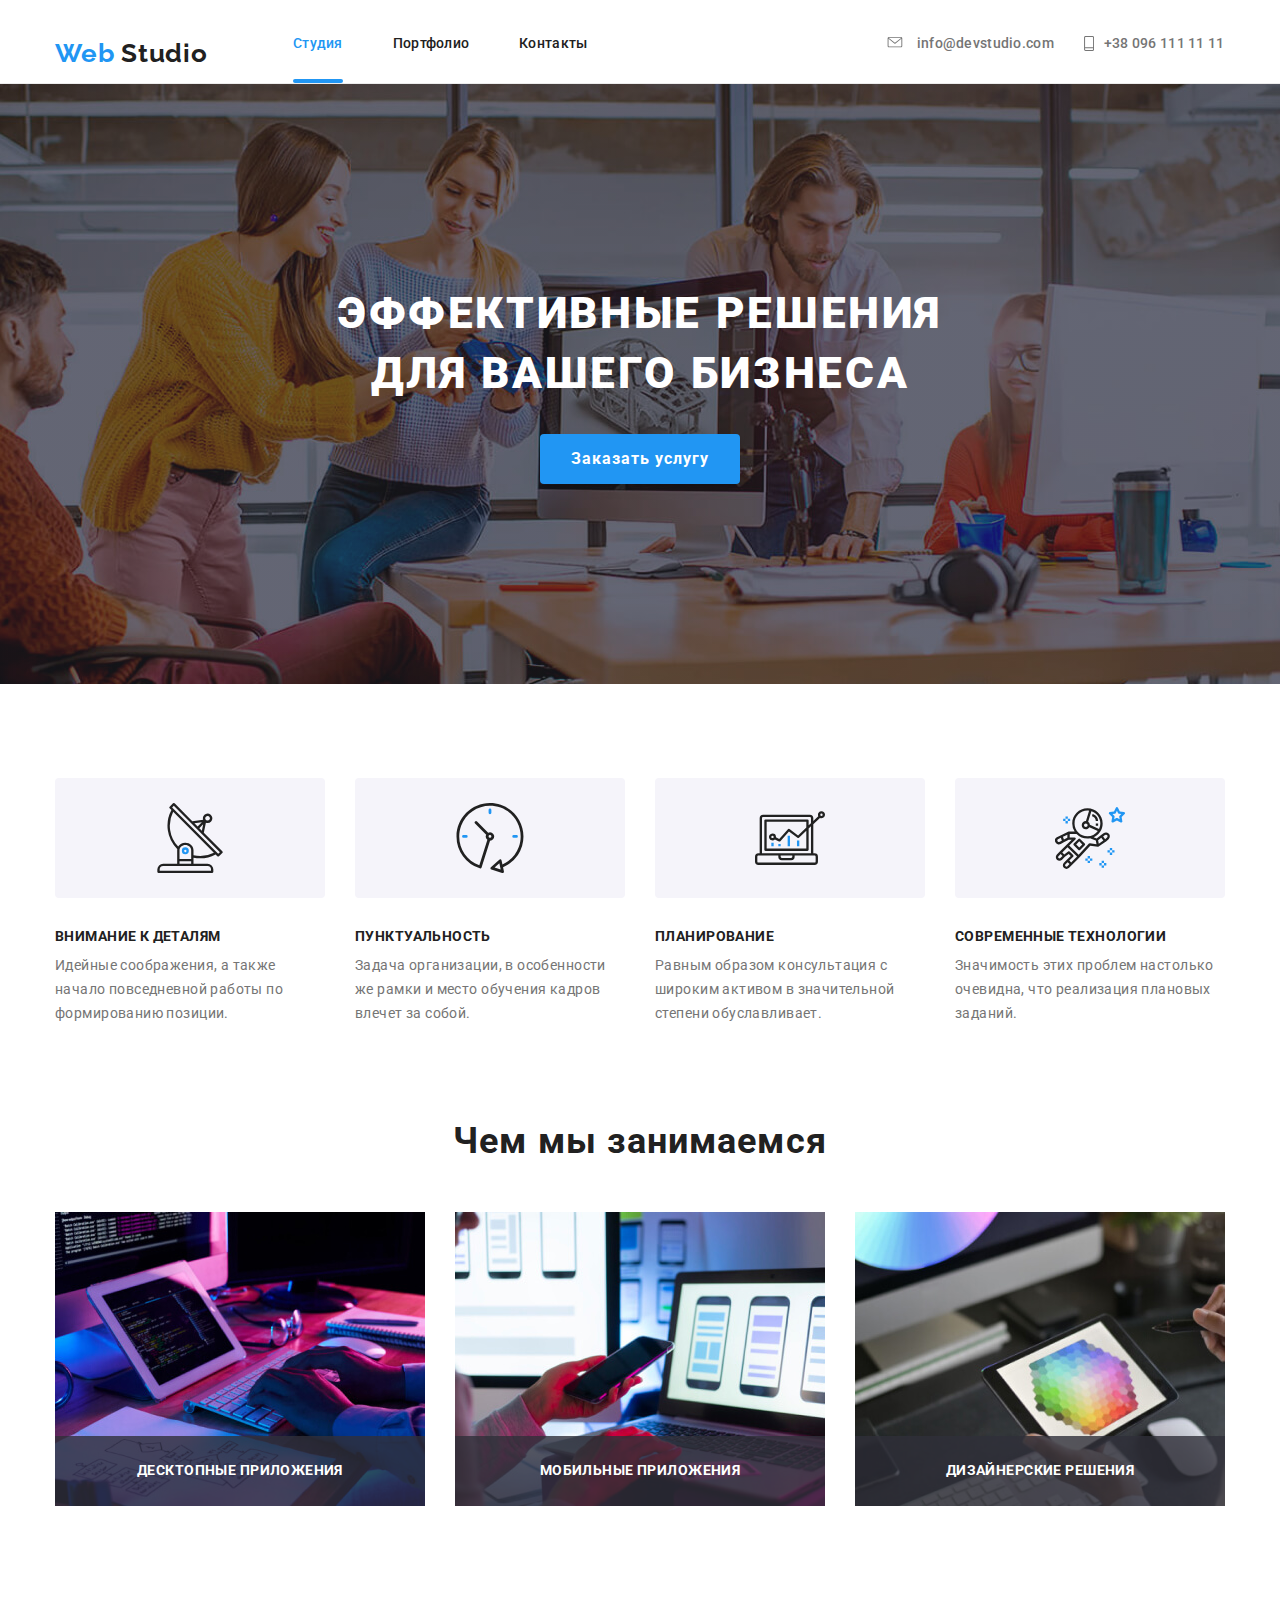
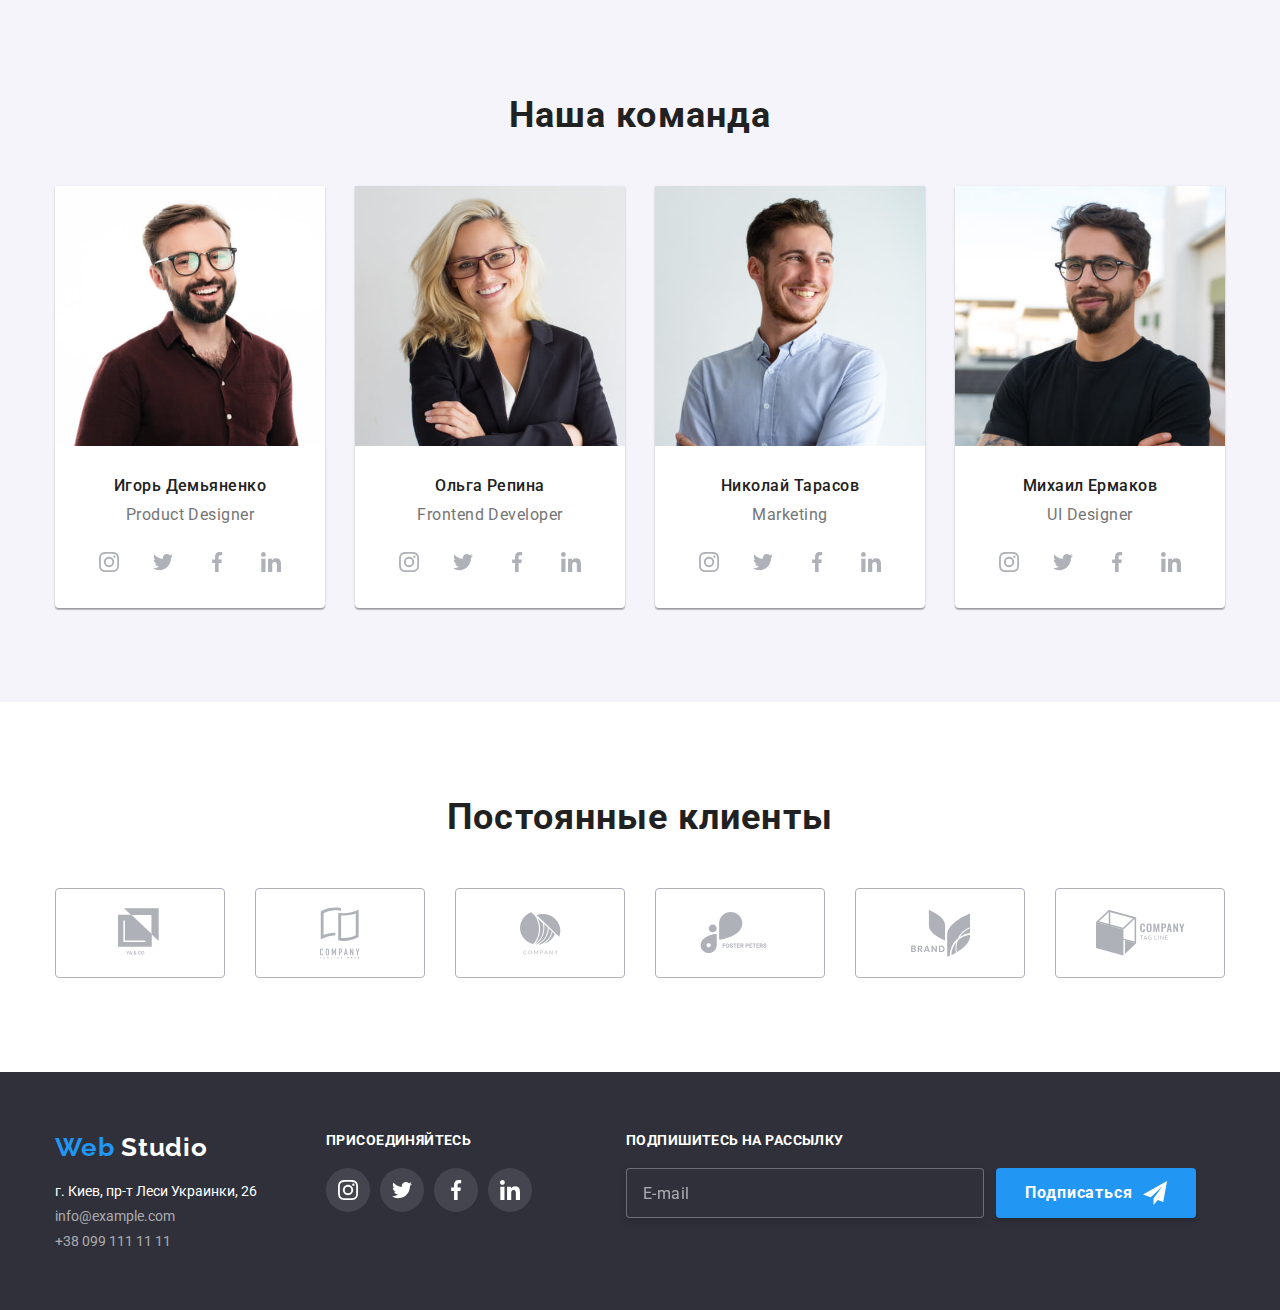
<file: index.html>
<!DOCTYPE html>
<html lang="ru">
  <head>
    <meta charset="UTF-8" />
    <meta name="viewport" content="width=device-width, initial-scale=1.0" />
    <title lang="en">Web Studio</title>
    <link
      href="https://fonts.googleapis.com/css2?family=Raleway:wght@700&family=Roboto:wght@400;500;700;900&display=swap"
      rel="stylesheet"
    />
    <link rel="stylesheet" href="./css/normalize.css" />
    <link rel="stylesheet" href="./css/main.min.css" />
  </head>
  <body>
    <!-- ШАПКА САЙТА -->
    <header class="header">
      <div class="container">
        <div class="header-container">
          <a class="logo-first-word link" href="./index.html" lang="en">
            <span class="logo-second-word">Web</span> Studio
          </a>
          <button
            type="button"
            class="menu-btn"
            aria-expanded="false"
            aria-controls="menu-wrapper"
            data-menu-button
          >
            <svg class="header-icons" width="40" height="40">
              <use class="icon-burger" href="./images/sprite.svg#menu"></use>
              <use
                class="icon-close"
                href="./images/sprite.svg#close-mobile"
              ></use>
            </svg>
          </button>
        </div>
        <div class="menu-wrapper" data-menu>
          <nav class="navigation">
            <ul class="navigation-list list">
              <li class="navigation-list-li">
                <a
                  class="navigation-list-item link headline"
                  href="./index.html"
                  >Студия</a
                >
              </li>
              <li class="navigation-list-li">
                <a class="navigation-list-item link" href="./portfolio.html"
                  >Портфолио</a
                >
              </li>
              <li class="navigation-list-li">
                <a class="navigation-list-item link" href="">Контакты</a>
              </li>
            </ul>
          </nav>

          <address class="header-address">
            <ul class="header-address-list list">
              <li class="header-address-list-item">
                <a
                  class="header-mail-link link"
                  href="mailto:info@devstudio.com"
                  lang="en"
                >
                  <svg class="address-icons" width="16px" height="11px">
                    <use href="./images/sprite.svg#envelope"></use>
                  </svg>
                  info@devstudio.com
                </a>
              </li>
              <li class="header-address-list-item">
                <a class="header-tel-link link" href="tel:+380961111111">
                  <svg class="address-icons" width="10px" height="15px">
                    <use href="./images/sprite.svg#tel"></use>
                  </svg>
                  +38 096 111 11 11
                </a>
              </li>
            </ul>
          </address>
        </div>
      </div>
    </header>
    <main>
      <!-- СЕКЦИЯ ГЕРОЙ -->
      <section class="hero">
        <div class="container">
          <h1 class="hero-title">
            Эффективные решения <br />
            для вашего бизнеса
          </h1>
          <button class="button" type="button" data-modal-open>
            Заказать услугу
          </button>
        </div>
      </section>

      <!-- О НАС -->
      <section class="about-us section">
        <div class="container">
          <h2 hidden>О нас</h2>
          <ul class="about-us-list list">
            <li class="about-us-list-item">
              <div class="about-us-background">
                <svg class="about-icons" width="70" height="70">
                  <use href="./images/sprite.svg#antenna"></use>
                </svg>
              </div>
              <h3 class="about-us-titles">Внимание к деталям</h3>
              <p class="about-us-texts">
                Идейные соображения, а также начало повседневной работы по
                формированию позиции.
              </p>
            </li>
            <li class="about-us-list-item">
              <div class="about-us-background">
                <svg class="about-icons" width="70" height="70">
                  <use href="./images/sprite.svg#clock"></use>
                </svg>
              </div>

              <h3 class="about-us-titles">Пунктуальность</h3>
              <p class="about-us-texts">
                Задача организации, в особенности же рамки и место обучения
                кадров влечет за собой.
              </p>
            </li>
            <li class="about-us-list-item">
              <div class="about-us-background">
                <svg class="about-icons" width="70" height="70">
                  <use href="./images/sprite.svg#diagram"></use>
                </svg>
              </div>

              <h3 class="about-us-titles">Планирование</h3>
              <p class="about-us-texts">
                Равным образом консультация с широким активом в значительной
                степени обуславливает.
              </p>
            </li>
            <li class="about-us-list-item">
              <div class="about-us-background">
                <svg class="about-icons" width="70" height="70">
                  <use href="./images/sprite.svg#astronaut"></use>
                </svg>
              </div>

              <h3 class="about-us-titles">Современные технологии</h3>
              <p class="about-us-texts">
                Значимость этих проблем настолько очевидна, что реализация
                плановых заданий.
              </p>
            </li>
          </ul>
        </div>
      </section>
      <!-- ЧЕМ МЫ ЗАНИМАЕМСЯ -->
      <section class="what-we-do">
        <div class="container">
          <h2 class="section-titles what-we-do-title">Чем мы занимаемся</h2>
          <ul class="our-doing-list list">
            <li class="our-doing-list-item">
              <div class="our-doing-thumb">
                <img
                  srcset="
                    ./images/we-doing/desktop.jpg    1x,
                    ./images/we-doing/desktop@2x.jpg 2x
                  "
                  src="./images/we-doing/desktop.jpg"
                  alt="Ноутбук на столе"
                  width="370"
                  height="294"
                />
                <p class="our-doing-texts">Десктопные приложения</p>
              </div>
            </li>
            <li class="our-doing-list-item">
              <div class="our-doing-thumb">
                <img
                  srcset="
                    ./images/we-doing/mobile.jpg    1x,
                    ./images/we-doing/mobile@2x.jpg 2x
                  "
                  src="./images/we-doing/mobile.jpg"
                  alt="Мобильный телефон"
                  width="370"
                  height="294"
                />
                <p class="our-doing-texts">Мобильные приложения</p>
              </div>
            </li>
            <li class="our-doing-list-item">
              <div class="our-doing-thumb">
                <img
                  srcset="
                    ./images/we-doing/designe.jpg    1x,
                    ./images/we-doing/designe@2x.jpg 2x
                  "
                  src="./images/we-doing/designe.jpg"
                  alt="Экран компъютера"
                  width="370"
                  height="294"
                />
                <p class="our-doing-texts">Дизайнерские решения</p>
              </div>
            </li>
          </ul>
        </div>
      </section>
      <!-- О КОМАНДЕ -->
      <section class="command section">
        <div class="container">
          <h2 class="section-titles team-title">Наша команда</h2>
          <ul class="team-list list">
            <li class="team-list-item">
              <img
                class="team-photos"
                srcset="
                  ./images/command/igor.jpg    1x,
                  ./images/command/igor@2x.jpg 2x
                "
                src="./images/command/igor.jpg"
                alt="Фото Игоря Демьяненко"
                width="450"
                height="460"
              />

              <h3 class="team-names-titles">Игорь Демьяненко</h3>
              <p class="team-profession" lang="en">Product Designer</p>
              <ul class="social-links list">
                <li class="social-links-item">
                  <a
                    class="command-social-link"
                    href=""
                    aria-label="иконка инстаграма"
                  >
                    <svg class="command-social-icon">
                      <use href="./images/sprite.svg#instagram"></use>
                    </svg>
                  </a>
                </li>
                <li class="social-links-item">
                  <a
                    class="command-social-link"
                    href=""
                    aria-label="иконка твиттера"
                  >
                    <svg class="command-social-icon">
                      <use href="./images/sprite.svg#twitter"></use>
                    </svg>
                  </a>
                </li>
                <li class="social-links-item">
                  <a
                    class="command-social-link"
                    href=""
                    aria-label="иконка фейсбука"
                  >
                    <svg class="command-social-icon">
                      <use href="./images/sprite.svg#facebook"></use>
                    </svg>
                  </a>
                </li>
                <li class="social-links-item">
                  <a
                    class="command-social-link"
                    href=""
                    aria-label="иконка линкедина"
                  >
                    <svg class="command-social-icon">
                      <use href="./images/sprite.svg#linkedin"></use>
                    </svg>
                  </a>
                </li>
              </ul>
            </li>
            <li class="team-list-item">
              <img
                class="team-photos"
                srcset="
                  ./images/command/olga.jpg    1x,
                  ./images/command/olga@2x.jpg 2x
                "
                src="./images/command/olga.jpg"
                alt="Фото Ольги Репиной"
                width="450"
                height="460"
              />

              <h3 class="team-names-titles">Ольга Репина</h3>
              <p class="team-profession" lang="en">Frontend Developer</p>
              <ul class="social-links list">
                <li class="social-links-item">
                  <a href="" aria-label="иконка инстаграма">
                    <svg class="command-social-icon">
                      <use href="./images/sprite.svg#instagram"></use>
                    </svg>
                  </a>
                </li>
                <li class="social-links-item">
                  <a href="" aria-label="иконка твиттера">
                    <svg class="command-social-icon">
                      <use href="./images/sprite.svg#twitter"></use>
                    </svg>
                  </a>
                </li>
                <li class="social-links-item">
                  <a href="" aria-label="иконка фейсбука">
                    <svg class="command-social-icon">
                      <use href="./images/sprite.svg#facebook"></use>
                    </svg>
                  </a>
                </li>
                <li class="social-links-item">
                  <a href="" aria-label="иконка линкедина">
                    <svg class="command-social-icon">
                      <use href="./images/sprite.svg#linkedin"></use>
                    </svg>
                  </a>
                </li>
              </ul>
            </li>
            <li class="team-list-item">
              <img
                class="team-photos"
                srcset="
                  ./images/command/nikolay.jpg    1x,
                  ./images/command/nikolay@2x.jpg 2x
                "
                src="./images/command/nikolay.jpg"
                alt="Фото Николая Тарасова"
                width="450"
                height="460"
              />

              <h3 class="team-names-titles">Николай Тарасов</h3>
              <p class="team-profession" lang="en">Marketing</p>
              <ul class="social-links list">
                <li class="social-links-item">
                  <a href="" aria-label="иконка инстаграма">
                    <svg class="command-social-icon">
                      <use href="./images/sprite.svg#instagram"></use>
                    </svg>
                  </a>
                </li>
                <li class="social-links-item">
                  <a href="" aria-label="иконка твиттера">
                    <svg class="command-social-icon">
                      <use href="./images/sprite.svg#twitter"></use>
                    </svg>
                  </a>
                </li>
                <li class="social-links-item">
                  <a href="" aria-label="иконка фейсбука">
                    <svg class="command-social-icon">
                      <use href="./images/sprite.svg#facebook"></use>
                    </svg>
                  </a>
                </li>
                <li class="social-links-item">
                  <a href="" aria-label="иконка линкедина">
                    <svg class="command-social-icon">
                      <use href="./images/sprite.svg#linkedin"></use>
                    </svg>
                  </a>
                </li>
              </ul>
            </li>
            <li class="team-list-item">
              <img
                class="team-photos"
                srcset="
                  ./images/command/misha.jpg    1x,
                  ./images/command/misha@2x.jpg 2x
                "
                src="./images/command/misha.jpg"
                alt="Фото Михаила Ермакова"
                width="450"
                height="460"
              />

              <h3 class="team-names-titles">Михаил Ермаков</h3>
              <p class="team-profession" lang="en">UI Designer</p>
              <ul class="social-links list">
                <li class="social-links-item">
                  <a href="" aria-label="иконка инстаграма">
                    <svg class="command-social-icon">
                      <use href="./images/sprite.svg#instagram"></use>
                    </svg>
                  </a>
                </li>
                <li class="social-links-item">
                  <a href="" aria-label="иконка твиттера">
                    <svg class="command-social-icon">
                      <use href="./images/sprite.svg#twitter"></use>
                    </svg>
                  </a>
                </li>
                <li class="social-links-item">
                  <a href="" aria-label="иконка фейсбука">
                    <svg class="command-social-icon">
                      <use href="./images/sprite.svg#facebook"></use>
                    </svg>
                  </a>
                </li>
                <li class="social-links-item">
                  <a href="" aria-label="иконка линкедина">
                    <svg class="command-social-icon">
                      <use href="./images/sprite.svg#linkedin"></use>
                    </svg>
                  </a>
                </li>
              </ul>
            </li>
          </ul>
        </div>
      </section>
      <!-- КЛИЕНТЫ -->
      <section class="clients section">
        <div class="container">
          <h2 class="section-titles clients-title">Постоянные клиенты</h2>
          <ul class="clients-list list">
            <li class="clients-list-items">
              <a class="clients-link" href="">
                <svg class="clients-icon" width="45" height="50">
                  <use href="./images/sprite.svg#logo1"></use>
                </svg>
              </a>
            </li>
            <li class="clients-list-items">
              <a class="clients-link" href="">
                <svg class="clients-icon" width="40" height="52">
                  <use href="./images/sprite.svg#logo2"></use>
                </svg>
              </a>
            </li>
            <li class="clients-list-items">
              <a class="clients-link" href="">
                <svg class="clients-icon" width="41" height="43">
                  <use href="./images/sprite.svg#logo3"></use>
                </svg>
              </a>
            </li>
            <li class="clients-list-items">
              <a class="clients-link" href="">
                <svg class="clients-icon" width="80" height="42">
                  <use href="./images/sprite.svg#logo4"></use>
                </svg>
              </a>
            </li>
            <li class="clients-list-items">
              <a class="clients-link" href="">
                <svg class="clients-icon" width="59" height="47">
                  <use href="./images/sprite.svg#logo5"></use>
                </svg>
              </a>
            </li>
            <li class="clients-list-items">
              <a class="clients-link" href="">
                <svg class="clients-icon" width="89" height="46">
                  <use href="./images/sprite.svg#logo6"></use>
                </svg>
              </a>
            </li>
          </ul>
        </div>
      </section>
    </main>
    <!-- ПОДВАЛ -->
    <footer class="footer">
      <div class="footer-content container">
        <div class="footer-wrap">
          <div class="footer-logo-address">
            <a
              class="logo-first-word footer-logo link"
              href="./index.html"
              lang="en"
            >
              <span class="logo-second-word">Web</span> Studio
            </a>
            <address class="footer-address">
              <ul class="footer-address-list list">
                <li class="footer-address-list-item">
                  <a
                    class="footer-map-link link"
                    href="https://goo.gl/maps/3jnBn2sc8KfoZLwA9"
                    target="_blank"
                  >
                    г. Киев, пр-т Леси Украинки, 26
                  </a>
                </li>
                <li class="footer-address-list-item">
                  <a
                    class="footer-mail-link link"
                    href="mailto:info@example.com"
                    lang="en"
                    >info@example.com</a
                  >
                </li>
                <li class="footer-address-list-item">
                  <a class="footer-tel-link link" href="tel:+380991111111"
                    >+38 099 111 11 11</a
                  >
                </li>
              </ul>
            </address>
          </div>
          <div class="footer-call">
            <p class="call">присоединяйтесь</p>
            <ul class="social-links list">
              <li class="social-links-item">
                <a
                  class="social-links-background"
                  href=""
                  aria-label="иконка инстаграма"
                >
                  <svg class="social-links-icon">
                    <use href="./images/sprite.svg#instagram"></use>
                  </svg>
                </a>
              </li>
              <li class="social-links-item">
                <a
                  class="social-links-background"
                  href=""
                  aria-label="иконка твиттера"
                >
                  <svg class="social-links-icon">
                    <use href="./images/sprite.svg#twitter"></use>
                  </svg>
                </a>
              </li>
              <li class="social-links-item">
                <a
                  class="social-links-background"
                  href=""
                  aria-label="иконка фейсбука"
                >
                  <svg class="social-links-icon">
                    <use href="./images/sprite.svg#facebook"></use>
                  </svg>
                </a>
              </li>
              <li class="social-links-item">
                <a
                  class="social-links-background"
                  href=""
                  aria-label="иконка линкедина"
                >
                  <svg class="social-links-icon">
                    <use href="./images/sprite.svg#linkedin"></use>
                  </svg>
                </a>
              </li>
            </ul>
          </div>
        </div>
        <div class="footer-form">
          <form>
            <p class="call">подпишитесь на рассылку</p>
            <div class="form-wraper">
              <input type="email" class="input-email" placeholder="E-mail" />
              <button class="button" type="submit">
                Подписаться
                <svg class="icon-send" width="24px" height="24px">
                  <use href="./images/sprite.svg#airplane"></use>
                </svg>
              </button>
            </div>
          </form>
        </div>
      </div>
    </footer>
    <!-- МОДАЛЬНОЕ ОКНО -->
    <div data-modal class="overlay is-hidden">
      <form>
        <div class="modal-form">
          <button class="button-close" type="button" data-modal-close>
            <svg class="modal-icon-close" width="18px" height="18px">
              <use href="./images/sprite.svg#close"></use>
            </svg>
          </button>
          <h2 class="form-title">Оставьте свои данные, мы вам перезвоним</h2>
          <div class="form-field">
            <input
              type="text"
              name="name"
              class="form-input"
              id="name"
              placeholder=" "
              required
              minlength="2"
            />

            <label for="name" class="form-label"> <span>Имя</span> </label>

            <svg class="form-icon" width="18px" height="18px">
              <use href="./images/sprite.svg#person"></use>
            </svg>
          </div>
          <div class="form-field">
            <input
              type="tel"
              name="tel"
              class="form-input"
              id="tel"
              placeholder=" "
              required
              pattern="[0-9]{10}"
            />

            <label for="tel" class="form-label"> <span>Телефон</span> </label>

            <svg class="form-icon" width="18px" height="18px">
              <use href="./images/sprite.svg#phone"></use>
            </svg>
          </div>
          <div class="form-field">
            <input
              type="email"
              name="email"
              class="form-input"
              id="email"
              placeholder=" "
              required
            />

            <label for="email" class="form-label"> <span>Почта</span> </label>

            <svg class="form-icon" width="18px" height="18px">
              <use href="./images/sprite.svg#email"></use>
            </svg>
          </div>
          <div class="form-field">
            <textarea
              name="comment"
              id="comment"
              class="form-area-comment"
              placeholder=" "
            ></textarea>

            <label for="comment" class="form-label-comment">Комментарий</label>
          </div>
          <div class="form-field">
            <label for="policy" class="policy-title">
              <input
                type="checkbox"
                name="checkbox"
                id="policy"
                class="form-checkbox"
              />

              <span class="check-icon"> </span>
              Соглашаюсь с рассылкой и принимаю
            </label>
            <a class="policy-link" href=""> Условия договора</a>
          </div>
          <button type="submit" class="send-button button">Отправить</button>
        </div>
      </form>
    </div>
    <script src="./js/menu.js"></script>
    <script src="./js/modal.js"></script>
  </body>
</html>
</file>
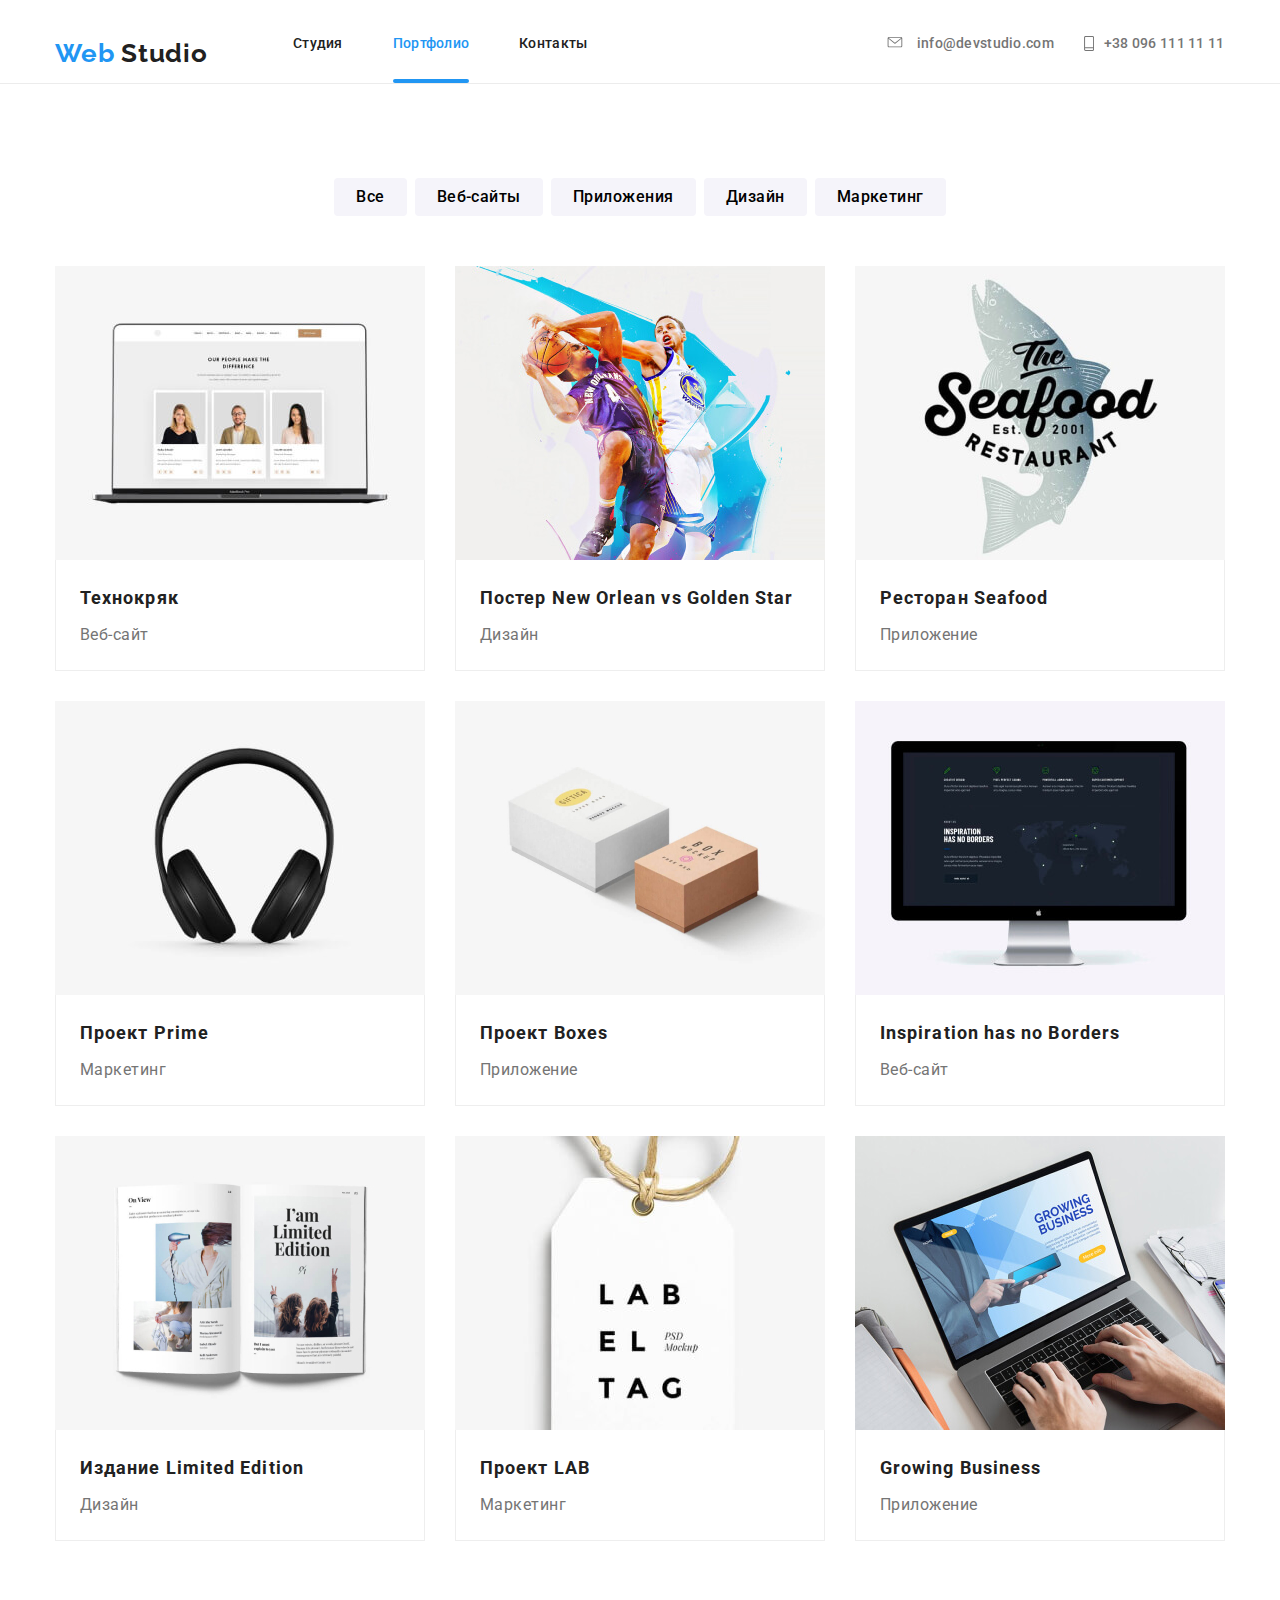
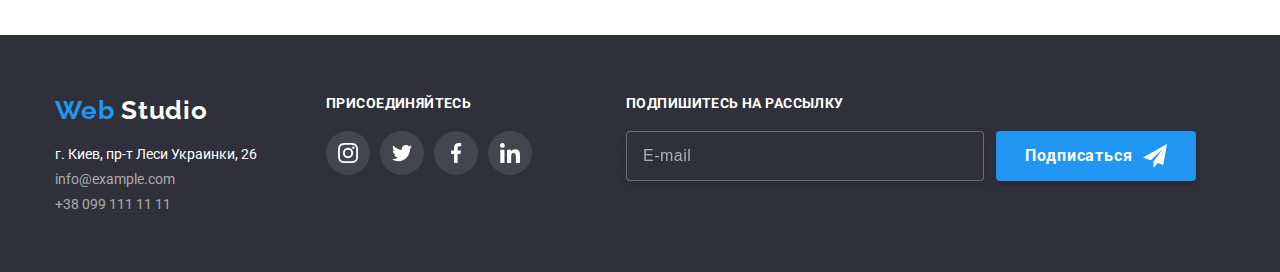
<file: portfolio.html>
<!DOCTYPE html>
<html lang="ru">
  <head>
    <meta charset="UTF-8" />
    <meta name="viewport" content="width=device-width, initial-scale=1.0" />
    <title lang="en">Portfolio</title>
    <link
      href="https://fonts.googleapis.com/css2?family=Raleway:wght@700&family=Roboto:wght@400;500;700;900&display=swap"
      rel="stylesheet"
    />
    <link rel="stylesheet" href="./css/main.min.css" />
  </head>
  <body>
    <!-- ШАПКА САЙТА -->
    <header class="header">
      <div class="container">
        <div class="header-container">
          <a class="logo-first-word link" href="./index.html" lang="en">
            <span class="logo-second-word">Web</span> Studio
          </a>
          <button
            type="button"
            class="menu-btn"
            aria-expanded="false"
            aria-controls="menu-wrapper"
            data-menu-button
          >
            <svg class="header-icons" width="40" height="40">
              <use class="icon-burger" href="./images/sprite.svg#menu"></use>
              <use
                class="icon-close"
                href="./images/sprite.svg#close-mobile"
              ></use>
            </svg>
          </button>
        </div>
        <div class="menu-wrapper" data-menu>
          <nav class="navigation">
            <ul class="navigation-list list">
              <li class="navigation-list-li">
                <a class="navigation-list-item link" href="./index.html"
                  >Студия</a
                >
              </li>
              <li class="navigation-list-li">
                <a
                  class="navigation-list-item link headline"
                  href="./portfolio.html"
                  >Портфолио</a
                >
              </li>
              <li class="navigation-list-li">
                <a class="navigation-list-item link" href="">Контакты</a>
              </li>
            </ul>
          </nav>

          <address class="header-address">
            <ul class="header-address-list list">
              <li class="header-address-list-item">
                <a
                  class="header-mail-link link"
                  href="mailto:info@devstudio.com"
                  lang="en"
                >
                  <svg class="address-icons" width="16px" height="11px">
                    <use href="./images/sprite.svg#envelope"></use>
                  </svg>
                  info@devstudio.com
                </a>
              </li>
              <li class="header-address-list-item">
                <a class="header-tel-link link" href="tel:+380961111111">
                  <svg class="address-icons" width="10px" height="15px">
                    <use href="./images/sprite.svg#tel"></use>
                  </svg>
                  +38 096 111 11 11
                </a>
              </li>
            </ul>
          </address>
        </div>
      </div>
    </header>
    <main>
      <!-- ГАЛЕРЕЯ РАБОТ -->
      <div class="section container">
        <h1 hidden>Галерея работ</h1>
        <ul class="filter-list list">
          <li class="filter-list-items">
            <button class="filter-list-button" type="button">Все</button>
          </li>
          <li class="filter-list-items">
            <button class="filter-list-button" type="button">Веб-сайты</button>
          </li>
          <li class="filter-list-items">
            <button class="filter-list-button" type="button">Приложения</button>
          </li>
          <li class="filter-list-items">
            <button class="filter-list-button" type="button">Дизайн</button>
          </li>
          <li class="filter-list-items">
            <button class="filter-list-button" type="button">Маркетинг</button>
          </li>
        </ul>
        <ul class="gallery-list list">
          <li class="gallery-list-items">
            <a class="gallery-list-link link" href="">
              <div class="thumb">
                <img
                  class="gallery-img"
                  srcset="
                    ./images/our-works-gallery/techno-crack.jpg    1x,
                    ./images/our-works-gallery/techno-crack@2x.jpg 2x
                  "
                  src="./images/our-works-gallery/techno-crack.jpg"
                  alt="Ноутбук с изображением"
                  width="450"
                  height="294"
                />
                <p class="gallery-list-text">
                  Технокряк это современная площадка распространения
                  коронавируса. Компании используют эту платформу для цифрового
                  шпионажа и атак на защищённые сервера конкурентов.
                </p>
              </div>
              <div class="gallery-list-subcontainer">
                <h2 class="gallery-list-titles">Технокряк</h2>
                <p class="gallery-list-description">Веб-сайт</p>
              </div>
            </a>
          </li>
          <li class="gallery-list-items">
            <a class="gallery-list-link link" href="">
              <div class="thumb">
                <img
                  class="gallery-img"
                  srcset="
                    ./images/our-works-gallery/poster-new-orlean-vs-golden-star.jpg    1x,
                    ./images/our-works-gallery/poster-new-orlean-vs-golden-star@2x.jpg 2x
                  "
                  src="./images/our-works-gallery/poster-new-orlean-vs-golden-star.jpg"
                  alt="Два баскетболиста"
                  width="450"
                  height="294"
                />
                <p class="gallery-list-text">
                  Lorem ipsum dolor sit amet consectetur adipisicing elit.
                  Voluptas est quis odit saepe quasi! Excepturi doloribus ex
                  voluptates in quis laborum ab deleniti architecto qui.
                  Corrupti et enim veritatis quas!
                </p>
              </div>
              <div class="gallery-list-subcontainer">
                <h2 class="gallery-list-titles">
                  Постер
                  <span lang="en" class="as">New Orlean vs Golden Star</span>
                </h2>
                <p class="gallery-list-description">Дизайн</p>
              </div>
            </a>
          </li>
          <li class="gallery-list-items">
            <a class="gallery-list-link link" href="">
              <div class="thumb">
                <img
                  class="gallery-img"
                  srcset="
                    ./images/our-works-gallery/restaurant-seafood.jpg    1x,
                    ./images/our-works-gallery/restaurant-seafood@2x.jpg 2x
                  "
                  src="./images/our-works-gallery/restaurant-seafood.jpg"
                  alt="Изображение с логотипом ресторана"
                  width="450"
                  height="294"
                />
                <p class="gallery-list-text">
                  Lorem ipsum dolor sit amet consectetur adipisicing elit.
                  Voluptas est quis odit saepe quasi! Excepturi doloribus ex
                  voluptates in quis laborum ab deleniti architecto qui.
                  Corrupti et enim veritatis quas!
                </p>
              </div>
              <div class="gallery-list-subcontainer">
                <h2 class="gallery-list-titles">
                  Ресторан <span lang="en">Seafood</span>
                </h2>
                <p class="gallery-list-description">Приложение</p>
              </div>
            </a>
          </li>
          <li class="gallery-list-items">
            <a class="gallery-list-link link" href="">
              <div class="thumb">
                <img
                  class="gallery-img"
                  srcset="
                    ./images/our-works-gallery/project-prime.jpg    1x,
                    ./images/our-works-gallery/project-prime@2x.jpg 2x
                  "
                  src="./images/our-works-gallery/project-prime.jpg"
                  alt="Черные наушники"
                  width="450"
                  height="294"
                />
                <p class="gallery-list-text">
                  Lorem ipsum dolor sit amet consectetur adipisicing elit.
                  Voluptas est quis odit saepe quasi! Excepturi doloribus ex
                  voluptates in quis laborum ab deleniti architecto qui.
                  Corrupti et enim veritatis quas!
                </p>
              </div>
              <div class="gallery-list-subcontainer">
                <h2 class="gallery-list-titles">
                  Проект <span lang="en">Prime</span>
                </h2>
                <p class="gallery-list-description">Маркетинг</p>
              </div>
            </a>
          </li>
          <li class="gallery-list-items">
            <a class="gallery-list-link link" href="">
              <div class="thumb">
                <img
                  class="gallery-img"
                  srcset="
                    ./images/our-works-gallery/project-boxes.jpg    1x,
                    ./images/our-works-gallery/project-boxes@2x.jpg 2x
                  "
                  src="./images/our-works-gallery/project-boxes.jpg"
                  alt="Две коробки"
                  width="450"
                  height="294"
                />
                <p class="gallery-list-text">
                  Lorem ipsum dolor sit amet consectetur adipisicing elit.
                  Voluptas est quis odit saepe quasi! Excepturi doloribus ex
                  voluptates in quis laborum ab deleniti architecto qui.
                  Corrupti et enim veritatis quas!
                </p>
              </div>
              <div class="gallery-list-subcontainer">
                <h2 class="gallery-list-titles">
                  Проект <span lang="en">Boxes</span>
                </h2>
                <p class="gallery-list-description">Приложение</p>
              </div>
            </a>
          </li>
          <li class="gallery-list-items">
            <a class="gallery-list-link link" href="">
              <div class="thumb">
                <img
                  class="gallery-img"
                  srcset="
                    ./images/our-works-gallery/inspiration-has-no-borders.jpg    1x,
                    ./images/our-works-gallery/inspiration-has-no-borders@2x.jpg 2x
                  "
                  src="./images/our-works-gallery/inspiration-has-no-borders.jpg"
                  alt="Монитор с изображением"
                  width="450"
                  height="294"
                />
                <p class="gallery-list-text">
                  Lorem ipsum dolor sit amet consectetur adipisicing elit.
                  Voluptas est quis odit saepe quasi! Excepturi doloribus ex
                  voluptates in quis laborum ab deleniti architecto qui.
                  Corrupti et enim veritatis quas!
                </p>
              </div>
              <div class="gallery-list-subcontainer">
                <h2 class="gallery-list-titles" lang="en">
                  Inspiration has no Borders
                </h2>
                <p class="gallery-list-description">Веб-сайт</p>
              </div>
            </a>
          </li>
          <li class="gallery-list-items">
            <a class="gallery-list-link link" href="">
              <div class="thumb">
                <img
                  class="gallery-img"
                  srcset="
                    ./images/our-works-gallery/the-edition-limited-edition.jpg    1x,
                    ./images/our-works-gallery/the-edition-limited-edition@2x.jpg 2x
                  "
                  src="./images/our-works-gallery/the-edition-limited-edition.jpg"
                  alt="Открытый глянцевый журнал"
                  width="450"
                  height="294"
                />
                <p class="gallery-list-text">
                  Lorem ipsum dolor sit amet consectetur adipisicing elit.
                  Voluptas est quis odit saepe quasi! Excepturi doloribus ex
                  voluptates in quis laborum ab deleniti architecto qui.
                  Corrupti et enim veritatis quas!
                </p>
              </div>
              <div class="gallery-list-subcontainer">
                <h2 class="gallery-list-titles">
                  Издание <span lang="en">Limited Edition</span>
                </h2>
                <p class="gallery-list-description">Дизайн</p>
              </div>
            </a>
          </li>
          <li class="gallery-list-items">
            <a class="gallery-list-link link" href="">
              <div class="thumb">
                <img
                  class="gallery-img"
                  srcset="
                    ./images/our-works-gallery/project-lab.jpg    1x,
                    ./images/our-works-gallery/project-lab@2x.jpg 2x
                  "
                  src="./images/our-works-gallery/project-lab.jpg"
                  alt="Изображение с логотипом проекта"
                  width="450"
                  height="294"
                />
                <p class="gallery-list-text">
                  Lorem ipsum dolor sit amet consectetur adipisicing elit.
                  Voluptas est quis odit saepe quasi! Excepturi doloribus ex
                  voluptates in quis laborum ab deleniti architecto qui.
                  Corrupti et enim veritatis quas!
                </p>
              </div>
              <div class="gallery-list-subcontainer">
                <h2 class="gallery-list-titles">
                  Проект <span lang="en">LAB</span>
                </h2>
                <p class="gallery-list-description">Маркетинг</p>
              </div>
            </a>
          </li>
          <li class="gallery-list-items">
            <a class="gallery-list-link link" href="">
              <div class="thumb">
                <img
                  class="gallery-img"
                  srcset="
                    ./images/our-works-gallery/growing-business.jpg    1x,
                    ./images/our-works-gallery/growing-business@2x.jpg 2x
                  "
                  src="./images/our-works-gallery/growing-business.jpg"
                  alt="Ноутбук на столе"
                  width="450"
                  height="294"
                />
                <p class="gallery-list-text">
                  Lorem ipsum dolor sit amet consectetur adipisicing elit.
                  Voluptas est quis odit saepe quasi! Excepturi doloribus ex
                  voluptates in quis laborum ab deleniti architecto qui.
                  Corrupti et enim veritatis quas!
                </p>
              </div>
              <div class="gallery-list-subcontainer">
                <h2 class="gallery-list-titles" lang="en">Growing Business</h2>
                <p class="gallery-list-description">Приложение</p>
              </div>
            </a>
          </li>
        </ul>
      </div>
    </main>
    <!-- ПОДВАЛ -->
    <footer class="footer">
      <div class="footer-content container">
        <div class="footer-wrap">
          <div class="footer-logo-address">
            <a
              class="logo-first-word footer-logo link"
              href="./index.html"
              lang="en"
            >
              <span class="logo-second-word">Web</span> Studio
            </a>
            <address class="footer-address">
              <ul class="footer-address-list list">
                <li class="footer-address-list-item">
                  <a
                    class="footer-map-link link"
                    href="https://goo.gl/maps/3jnBn2sc8KfoZLwA9"
                    target="_blank"
                  >
                    г. Киев, пр-т Леси Украинки, 26
                  </a>
                </li>
                <li class="footer-address-list-item">
                  <a
                    class="footer-mail-link link"
                    href="mailto:info@example.com"
                    lang="en"
                    >info@example.com</a
                  >
                </li>
                <li class="footer-address-list-item">
                  <a class="footer-tel-link link" href="tel:+380991111111"
                    >+38 099 111 11 11</a
                  >
                </li>
              </ul>
            </address>
          </div>
          <div class="footer-call">
            <p class="call">присоединяйтесь</p>
            <ul class="social-links list">
              <li class="social-links-item">
                <a
                  class="social-links-background"
                  href=""
                  aria-label="иконка инстаграма"
                >
                  <svg class="social-links-icon">
                    <use href="./images/sprite.svg#instagram"></use>
                  </svg>
                </a>
              </li>
              <li class="social-links-item">
                <a
                  class="social-links-background"
                  href=""
                  aria-label="иконка твиттера"
                >
                  <svg class="social-links-icon">
                    <use href="./images/sprite.svg#twitter"></use>
                  </svg>
                </a>
              </li>
              <li class="social-links-item">
                <a
                  class="social-links-background"
                  href=""
                  aria-label="иконка фейсбука"
                >
                  <svg class="social-links-icon">
                    <use href="./images/sprite.svg#facebook"></use>
                  </svg>
                </a>
              </li>
              <li class="social-links-item">
                <a
                  class="social-links-background"
                  href=""
                  aria-label="иконка линкедина"
                >
                  <svg class="social-links-icon">
                    <use href="./images/sprite.svg#linkedin"></use>
                  </svg>
                </a>
              </li>
            </ul>
          </div>
        </div>
        <div class="footer-form">
          <form>
            <p class="call">подпишитесь на рассылку</p>
            <div class="form-wraper">
              <input type="email" class="input-email" placeholder="E-mail" />
              <button class="button" type="submit">
                Подписаться
                <svg class="icon-send" width="24px" height="24px">
                  <use href="./images/sprite.svg#airplane"></use>
                </svg>
              </button>
            </div>
          </form>
        </div>
      </div>
    </footer>
    <script src="./js/menu.js"></script>
  </body>
</html>
</file>
<file: css/main.min.css>
html{-webkit-box-sizing:border-box;box-sizing:border-box}*,*::before,*::after{-webkit-box-sizing:inherit;box-sizing:inherit;margin:0;padding:0}body{background-color:#ffffff;font-family:"Roboto",sans-serif;font-size:14px;color:#757575}h1{margin:0}img{display:block;max-width:100%;height:auto}.header-address,.footer-address{font-style:normal}.link{text-decoration:none;display:block}.list{list-style:none}.container{padding-left:15px;padding-right:15px}@media screen and (min-width: 480px){.container{width:480px;margin:0 auto}}@media screen and (min-width: 768px){.container{width:768px}}@media screen and (min-width: 1200px){.container{width:1200px}}.section{padding-top:60px;padding-bottom:60px}@media screen and (min-width: 1200px){.section{padding-top:94px;padding-bottom:94px}}.section-titles{font-weight:700;font-size:36px;line-height:1.17;text-align:center;letter-spacing:0.03em;color:#212121}.button{display:-webkit-box;display:-ms-flexbox;display:flex;-webkit-box-pack:center;-ms-flex-pack:center;justify-content:center;-webkit-box-align:center;-ms-flex-align:center;align-items:center;width:200px;height:50px;margin-left:auto;margin-right:auto;font-family:"Roboto",sans-serif;font-weight:700;font-size:16px;line-height:1.88;letter-spacing:0.06em;color:#fff;cursor:pointer;background-color:#2196f3;border:none;border-radius:4px;-webkit-box-shadow:0px 4px 4px rgba(0,0,0,0.15);box-shadow:0px 4px 4px rgba(0,0,0,0.15)}.social-links{display:-webkit-box;display:-ms-flexbox;display:flex;-webkit-box-pack:center;-ms-flex-pack:center;justify-content:center}.social-links-item{width:44px;height:44px;padding:12px;margin-bottom:24px;border-radius:50%;cursor:pointer;background-color:rgba(255,255,255,0.1);-webkit-transition:background-color 250ms cubic-bezier(0.4, 0, 0.2, 1);-o-transition:background-color 250ms cubic-bezier(0.4, 0, 0.2, 1);transition:background-color 250ms cubic-bezier(0.4, 0, 0.2, 1)}.social-links-item:not(:last-child){margin-right:10px}.social-links-item:hover,.social-links-item:focus{background-color:#2196f3}.overlay{position:fixed;top:0;left:0;width:100%;height:100%;background:rgba(0,0,0,0.2)}.modal-form{position:absolute;top:50%;left:50%;width:93.75%;padding:40px;background:#ffffff;-webkit-box-shadow:0px 1px 3px rgba(0,0,0,0.12),0px 1px 1px rgba(0,0,0,0.14),0px 2px 1px rgba(0,0,0,0.2);box-shadow:0px 1px 3px rgba(0,0,0,0.12),0px 1px 1px rgba(0,0,0,0.14),0px 2px 1px rgba(0,0,0,0.2);border-radius:4px;-webkit-transform:translate(-50%, -50%) scale(1);-ms-transform:translate(-50%, -50%) scale(1);transform:translate(-50%, -50%) scale(1);-webkit-transition:-webkit-transform 250ms cubic-bezier(0.4, 0, 0.2, 1);transition:-webkit-transform 250ms cubic-bezier(0.4, 0, 0.2, 1);-o-transition:transform 250ms cubic-bezier(0.4, 0, 0.2, 1);transition:transform 250ms cubic-bezier(0.4, 0, 0.2, 1);transition:transform 250ms cubic-bezier(0.4, 0, 0.2, 1),-webkit-transform 250ms cubic-bezier(0.4, 0, 0.2, 1)}.overlay.is-hidden .modal-form{-webkit-transform:translate(-50%, -50%) scale(0.9);-ms-transform:translate(-50%, -50%) scale(0.9);transform:translate(-50%, -50%) scale(0.9)}@media screen and (max-width: 479px){.modal-form{padding-left:20px;padding-bottom:20px;padding-right:20px}}.button-close{display:-webkit-box;display:-ms-flexbox;display:flex;-webkit-box-pack:center;-ms-flex-pack:center;justify-content:center;-webkit-box-align:center;-ms-flex-align:center;align-items:center;position:absolute;top:8px;right:8px;width:30px;height:30px;border:1px solid rgba(0,0,0,0.1);background:#ffffff;border-radius:50%;cursor:pointer}.button-close:hover .modal-icon-close{fill:#2196f3;-webkit-transition:fill 250ms cubic-bezier(0.4, 0, 0.2, 1);-o-transition:fill 250ms cubic-bezier(0.4, 0, 0.2, 1);transition:fill 250ms cubic-bezier(0.4, 0, 0.2, 1)}.form-title{margin-bottom:30px;text-align:center;font-weight:600;font-size:20px;line-height:1.5;letter-spacing:0.03em;color:#212121}@media screen and (max-width: 479px){.form-title{margin-bottom:15px}}.form-field{position:relative;max-width:370px;margin-bottom:28px}.form-field:nth-child(6){margin-bottom:20px}.form-field:nth-child(7){max-width:448px;margin-bottom:31px}@media screen and (max-width: 479px){.form-field{margin-bottom:14px}.form-field:nth-child(6){margin-bottom:10px}.form-field:nth-child(7){margin-bottom:15px}}.form-input{width:100%;height:40px;padding-left:42px;border:1px solid rgba(33,33,33,0.2);border-radius:4px;cursor:pointer;outline:transparent;-webkit-transition:border 250ms cubic-bezier(0.4, 0, 0.2, 1);-o-transition:border 250ms cubic-bezier(0.4, 0, 0.2, 1);transition:border 250ms cubic-bezier(0.4, 0, 0.2, 1)}.form-input:focus{border:1px solid #2196f3}.form-icon{position:absolute;top:11px;left:16px;-webkit-transition:fill 250ms cubic-bezier(0.4, 0, 0.2, 1);-o-transition:fill 250ms cubic-bezier(0.4, 0, 0.2, 1);transition:fill 250ms cubic-bezier(0.4, 0, 0.2, 1)}.form-input:focus ~ .form-icon{fill:#2196f3}.form-label{position:absolute;top:12px;left:42px;-webkit-transition:color 250ms cubic-bezier(0.4, 0, 0.2, 1),font-size 250ms cubic-bezier(0.4, 0, 0.2, 1),line-height 250ms cubic-bezier(0.4, 0, 0.2, 1),-webkit-transform 250ms cubic-bezier(0.4, 0, 0.2, 1);transition:color 250ms cubic-bezier(0.4, 0, 0.2, 1),font-size 250ms cubic-bezier(0.4, 0, 0.2, 1),line-height 250ms cubic-bezier(0.4, 0, 0.2, 1),-webkit-transform 250ms cubic-bezier(0.4, 0, 0.2, 1);-o-transition:transform 250ms cubic-bezier(0.4, 0, 0.2, 1),color 250ms cubic-bezier(0.4, 0, 0.2, 1),font-size 250ms cubic-bezier(0.4, 0, 0.2, 1),line-height 250ms cubic-bezier(0.4, 0, 0.2, 1);transition:transform 250ms cubic-bezier(0.4, 0, 0.2, 1),color 250ms cubic-bezier(0.4, 0, 0.2, 1),font-size 250ms cubic-bezier(0.4, 0, 0.2, 1),line-height 250ms cubic-bezier(0.4, 0, 0.2, 1);transition:transform 250ms cubic-bezier(0.4, 0, 0.2, 1),color 250ms cubic-bezier(0.4, 0, 0.2, 1),font-size 250ms cubic-bezier(0.4, 0, 0.2, 1),line-height 250ms cubic-bezier(0.4, 0, 0.2, 1),-webkit-transform 250ms cubic-bezier(0.4, 0, 0.2, 1)}.form-input:focus+.form-label,.form-input:not(:placeholder-shown)+.form-label{font-size:12px;line-height:1.17;color:#2196f3;-webkit-transform:translate(-30px, -30px);-ms-transform:translate(-30px, -30px);transform:translate(-30px, -30px)}@media screen and (max-width: 479px){.form-input:focus+.form-label,.form-input:not(:placeholder-shown)+.form-label{transform:translate(-30px, -25px)}}.form-area-comment{width:100%;height:120px;resize:none;padding:12px 16px;cursor:pointer;outline:transparent;border:1px solid rgba(33,33,33,0.2);-webkit-box-sizing:border-box;box-sizing:border-box;border-radius:4px}.form-area-comment:focus{border:1px solid #2196f3}.form-label-comment{position:absolute;top:12px;left:16px;-webkit-transition:color 250ms cubic-bezier(0.4, 0, 0.2, 1),font-size 250ms cubic-bezier(0.4, 0, 0.2, 1),line-height 250ms cubic-bezier(0.4, 0, 0.2, 1),-webkit-transform 250ms cubic-bezier(0.4, 0, 0.2, 1);transition:color 250ms cubic-bezier(0.4, 0, 0.2, 1),font-size 250ms cubic-bezier(0.4, 0, 0.2, 1),line-height 250ms cubic-bezier(0.4, 0, 0.2, 1),-webkit-transform 250ms cubic-bezier(0.4, 0, 0.2, 1);-o-transition:transform 250ms cubic-bezier(0.4, 0, 0.2, 1),color 250ms cubic-bezier(0.4, 0, 0.2, 1),font-size 250ms cubic-bezier(0.4, 0, 0.2, 1),line-height 250ms cubic-bezier(0.4, 0, 0.2, 1);transition:transform 250ms cubic-bezier(0.4, 0, 0.2, 1),color 250ms cubic-bezier(0.4, 0, 0.2, 1),font-size 250ms cubic-bezier(0.4, 0, 0.2, 1),line-height 250ms cubic-bezier(0.4, 0, 0.2, 1);transition:transform 250ms cubic-bezier(0.4, 0, 0.2, 1),color 250ms cubic-bezier(0.4, 0, 0.2, 1),font-size 250ms cubic-bezier(0.4, 0, 0.2, 1),line-height 250ms cubic-bezier(0.4, 0, 0.2, 1),-webkit-transform 250ms cubic-bezier(0.4, 0, 0.2, 1)}.form-area-comment:not(:placeholder-shown)+.form-label-comment,.form-area-comment:focus+.form-label-comment{font-size:12px;line-height:1.17;color:#2196f3;-webkit-transform:translate(-5px, -30px);-ms-transform:translate(-5px, -30px);transform:translate(-5px, -30px)}@media screen and (max-width: 479px){.form-area-comment:not(:placeholder-shown)+.form-label-comment,.form-area-comment:focus+.form-label-comment{transform:translate(-5px, -25px)}}.check-icon{display:inline-block;position:absolute;top:0;left:0;width:16px;height:16px;margin-right:7px;border:2px solid #212121;border-radius:4px;-webkit-transition:background-color 250ms cubic-bezier(0.4, 0, 0.2, 1),border 250ms cubic-bezier(0.4, 0, 0.2, 1);-o-transition:background-color 250ms cubic-bezier(0.4, 0, 0.2, 1),border 250ms cubic-bezier(0.4, 0, 0.2, 1);transition:background-color 250ms cubic-bezier(0.4, 0, 0.2, 1),border 250ms cubic-bezier(0.4, 0, 0.2, 1)}.form-checkbox:checked+.check-icon{background-color:#2196f3;border:transparent;background-image:url("data:image/svg+xml,%3Csvg width='16' height='15' viewBox='0 0 16 15' fill='none' xmlns='http://www.w3.org/2000/svg'%3E%3Cpath d='M3.95703 7.75166L3.88825 7.68604L3.81923 7.75141L2.93123 8.59258L2.85486 8.66492L2.93097 8.73753L6.42671 12.0724L6.49574 12.1382L6.56476 12.0724L14.069 4.91352L14.1449 4.84116L14.069 4.76881L13.1873 3.92764L13.1183 3.86183L13.0493 3.92761L6.49577 10.1735L3.95703 7.75166Z' fill='white' stroke='white' stroke-width='0.2'/%3E%3C/svg%3E")}.form-checkbox{position:absolute;width:1px;height:1px;margin:-1px;border:0;padding:0;clip:rect(0 0 0 0);overflow:hidden}.policy-title{padding-left:24px;font-weight:400;font-size:12px;line-height:1.167;letter-spacing:0.03em;color:#757575}.policy-link{font-size:12px;line-height:1.167;color:#2196f3;text-decoration:underline;cursor:pointer}.send-button{margin-top:31px}.is-hidden{opacity:0;visibility:hidden;pointer-events:none}@media screen and (min-width: 480px){.modal-form{width:450px}}@media screen and (min-width: 1200px){.modal-form{width:528px;height:581px}.form-title{line-height:1.15}.form-input{width:448px}.form-area-comment{width:448px}.policy-title{padding-left:36px;font-size:14px;line-height:1.71}.policy-link{font-size:14px;line-height:1.714}.check-icon{top:3px;left:13px}}.header{padding-top:10px;padding-bottom:10px;position:relative;border-bottom:1px solid #ececec}.header-container{display:flex;justify-content:space-between;align-items:center}.logo-first-word{font-family:"Raleway",sans-serif;font-weight:700;font-size:24px;line-height:1.167;letter-spacing:0.03em;color:#212121}.logo-second-word{color:#2196f3}.navigation-list-item{display:inline-block;font-weight:500;font-size:18px;line-height:1.167;letter-spacing:0.02em;color:#212121;transition:color 250ms cubic-bezier(0.4, 0, 0.2, 1)}.navigation-list-item::after{display:block;content:" ";height:0px}.navigation-list-item:hover,.navigation-list-item:focus{color:#2196f3}.headline{color:#2196f3}.headline::after{margin-left:auto;margin-right:auto;margin-top:8px;height:4px;background-color:#2196f3;border-radius:2px}.header-address-list-item:not(:last-child){margin-bottom:16px}.header-mail-link,.header-tel-link{font-weight:500;font-size:18px;line-height:1.167;letter-spacing:0.02em;color:#757575;transition:color 250ms cubic-bezier(0.4, 0, 0.2, 1)}.header-mail-link:hover,.header-mail-link:focus,.header-tel-link:hover,.header-tel-link:focus{color:#2196f3}.address-icons{margin-right:6px;fill:currentColor}@media screen and (max-width: 767px){.menu-btn{background-color:transparent;border:none}.menu-btn.is-open .icon-close{display:block}.menu-btn.is-open .icon-burger{display:none}.header-icons{transition:color 250ms cubic-bezier(0.4, 0, 0.2, 1)}.header-icons .menu-btn:hover,.menu-btn:focus .header-icons{fill:#2196f3}.icon-close{display:none}.menu-wrapper{display:none;position:absolute;z-index:100;top:100%;left:0;width:100%;padding-top:60px;padding-bottom:60px;text-align:center;background:#fff}.menu-wrapper.is-open{display:block}.navigation{margin-bottom:60px}.navigation-list-li:not(:last-child){margin-bottom:40px}}@media screen and (min-width: 768px){.header{padding-top:21px;padding-bottom:0px}.menu-btn{display:none}.navigation-list-item{font-size:14px;line-height:1.143}.headline{color:#2196f3}.headline::after{margin-top:28px}.header-address-list-item:not(:last-child){margin-bottom:10px}.header-mail-link,.header-tel-link{font-size:12px}.address-icons{margin-right:8px}.header .container{display:flex}.header-container{margin-right:77px}.menu-wrapper{display:flex;align-items:center}.navigation-list{display:flex;padding-top:11px;margin-right:84px}.navigation-list-li:not(:last-child){margin-right:50px}}@media screen and (min-width: 1200px){.header{padding-top:24px}.header.container{padding-left:115px;padding-right:155px}.header-address-list-item:not(:last-child){margin-bottom:10px}.header-mail-link,.header-tel-link{font-size:14px;line-height:1.143}.logo-first-word{font-size:26px;line-height:1.192}.address-icons{margin-right:10px}.header-address-list{display:flex}.header-tel-link{display:flex;align-items:center}.header-address-list-item:not(:last-child){margin-right:30px}.header .container{display:flex}.header-container{margin-right:85px}.menu-wrapper{display:flex;align-items:baseline}.navigation-list{display:flex;margin-right:300px}}.hero-title{margin-bottom:30px;font-family:Roboto;font-style:normal;font-weight:900;font-size:26px;line-height:1.615;text-align:center;letter-spacing:0.06em;text-transform:uppercase;color:#fff}.hero{max-width:1600px;height:400px;margin-left:auto;margin-right:auto;padding-top:118px;padding-bottom:118px;background-color:#c4c4c4;background-image:linear-gradient(to right, rgba(47,48,58,0.4), rgba(47,48,58,0.4)),url(../images/hero/header-img-mobile.jpg);background-repeat:no-repeat;background-size:cover;background-position:center}@media screen and (min-device-pixel-ratio: 2), screen and (min-resolution: 192dpi), screen and (min-resolution: 2dppx){.hero{background-image:linear-gradient(to right, rgba(47,48,58,0.4), rgba(47,48,58,0.4)),url(../images/hero/header-img-mobile@2x.jpg)}}@media screen and (min-width: 768px){.hero{background-image:linear-gradient(to right, rgba(47,48,58,0.4), rgba(47,48,58,0.4)),url(../images/hero/header-img-tablet.jpg)}}@media screen and (min-width: 768px) and (min-device-pixel-ratio: 2), screen and (min-width: 768px) and (min-resolution: 192dpi), screen and (min-width: 768px) and (min-resolution: 2dppx){.hero{background-image:linear-gradient(to right, rgba(47,48,58,0.4), rgba(47,48,58,0.4)),url(../images/hero/header-img-tablet@2x.jpg)}}@media screen and (min-width: 1200px){.hero-title{font-size:44px;line-height:1.363}.hero{height:600px;padding-top:200px;padding-bottom:200px;background-image:linear-gradient(to right, rgba(47,48,58,0.4), rgba(47,48,58,0.4)),url(../images/hero/header-img.jpg)}}@media screen and (min-width: 1200px) and (min-device-pixel-ratio: 2), screen and (min-width: 1200px) and (min-resolution: 192dpi), screen and (min-width: 1200px) and (min-resolution: 2dppx){.hero{background-image:linear-gradient(to right, rgba(47,48,58,0.4), rgba(47,48,58,0.4)),url(../images/hero/header-img@2x.jpg)}}.about-us-background{max-width:450px;height:120px;padding-top:25px;padding-bottom:25px;margin-left:auto;margin-right:auto;margin-bottom:30px;border-radius:4px;background:#f5f4fa}.about-icons{display:block;margin-left:auto;margin-right:auto}.about-us-titles{margin-bottom:10px;font-weight:700;font-size:14px;line-height:1.143;letter-spacing:0.03em;text-transform:uppercase;color:#212121}.about-us-texts{font-weight:400;line-height:1.714;letter-spacing:0.03em}@media screen and (max-width: 767px){.about-us-list-item:not(:last-child){margin-bottom:30px}.about-us-titles{text-align:center}}@media screen and (min-width: 768px) and (max-width: 1199px){.about-us-background{width:354px}.about-us-list{display:flex;flex-wrap:wrap}.about-us-list-item{width:calc((100% - 30px) / 2);margin-right:30px;margin-bottom:30px}.about-us-list-item:nth-child(2n){margin-right:0}.about-us-list-item:nth-last-child(-n+2){margin-bottom:0}}@media screen and (min-width: 1200px){.about-us-list{display:flex}.about-us-list-item:not(:last-child){margin-right:30px}.about-us-background{width:270px}}.what-we-do{padding-bottom:94px}.what-we-do-title{margin-bottom:50px}.our-doing-list{display:-webkit-box;display:-ms-flexbox;display:flex}.our-doing-list-item:not(:last-child){margin-right:30px}.our-doing-texts{position:absolute;bottom:0;left:0;width:100%;padding-top:27px;padding-bottom:27px;font-weight:700;line-height:1.14;text-align:center;letter-spacing:0.03em;text-transform:uppercase;color:#fff;background:rgba(47,48,58,0.8)}.our-doing-thumb{position:relative}@media screen and (max-width: 1119px){.what-we-do{display:none}}.command{background:#f5f4fa}.team-title{margin-bottom:30px}.team-list-item{background:#ffffff;-webkit-box-shadow:0px 2px 1px rgba(0,0,0,0.2),0px 1px 1px rgba(0,0,0,0.14),0px 1px 3px rgba(0,0,0,0.12);box-shadow:0px 2px 1px rgba(0,0,0,0.2),0px 1px 1px rgba(0,0,0,0.14),0px 1px 3px rgba(0,0,0,0.12);border-radius:0px 0px 4px 4px}.team-list-item:not(:last-child){margin-bottom:30px}.team-photos{width:450px;margin-bottom:30px}.team-names-titles{margin-bottom:10px;font-weight:500;font-size:16px;line-height:1.188;text-align:center;letter-spacing:0.03em;color:#212121}.team-profession{margin-bottom:16px;font-weight:400;font-size:16px;line-height:1.19;text-align:center;letter-spacing:0.03em}.command-social-icon{width:20px;height:20px;fill:#afb1b8;-webkit-transition-property:fill;-o-transition-property:fill;transition-property:fill;-webkit-transition-duration:250ms;-o-transition-duration:250ms;transition-duration:250ms;-webkit-transition-timing-function:cubic-bezier(0.4, 0, 0.2, 1);-o-transition-timing-function:cubic-bezier(0.4, 0, 0.2, 1);transition-timing-function:cubic-bezier(0.4, 0, 0.2, 1)}.social-links-item:hover .command-social-icon{fill:#fff}@media screen and (min-width: 768px) and (max-width: 1199px){.team-list{display:flex;flex-wrap:wrap}.team-list-item{width:calc((100% - 30px) / 2);margin-right:30px}.team-list-item:nth-child(2n){margin-right:0}.team-list-item:nth-last-child(-n+2){margin-bottom:0}.team-photos{width:354px;height:374px}}@media screen and (min-width: 1200px){.team-title{margin-bottom:50px}.team-list{display:-webkit-box;display:-ms-flexbox;display:flex}.team-list-item:not(:last-child){margin-right:30px}.team-list-item:nth-last-child(n){margin-bottom:0}.team-list-item .team-photos{width:270px;height:260px}}.clients-title{margin-bottom:30px}.clients-list{display:-webkit-box;display:-ms-flexbox;display:flex;flex-wrap:wrap}.clients-link{display:-webkit-box;display:-ms-flexbox;display:flex;-webkit-box-pack:center;-ms-flex-pack:center;justify-content:center;-webkit-box-align:center;-ms-flex-align:center;align-items:center;height:90px;border:1px solid #afb1b8;border-radius:4px;color:#afb1b8;-webkit-transition:color 250ms cubic-bezier(0.4, 0, 0.2, 1),border-color 250ms cubic-bezier(0.4, 0, 0.2, 1);-o-transition:color 250ms cubic-bezier(0.4, 0, 0.2, 1),border-color 250ms cubic-bezier(0.4, 0, 0.2, 1);transition:color 250ms cubic-bezier(0.4, 0, 0.2, 1),border-color 250ms cubic-bezier(0.4, 0, 0.2, 1)}.clients-link:hover,.clients-link:focus{border-color:#2196f3;color:#2196f3}.clients-list-items{width:calc((100% - 30px) / 2);margin-right:30px;margin-bottom:30px}.clients-icon{fill:currentColor}.clients-icon:hover,.clients-icon:focus{fill:currentColor}@media screen and (max-width: 767px){.clients-list-items:nth-child(2n){margin-right:0}.clients-list-items:nth-last-child(-n+2){margin-bottom:0}}@media screen and (min-width: 768px){.clients-list-items{width:calc((100% - 60px) / 3)}.clients-list-items:nth-child(3n){margin-right:0}.clients-list-items:nth-last-child(-n+3){margin-bottom:0}}@media screen and (min-width: 1200px){.clients-title{margin-bottom:50px}.clients-list{flex-wrap:nowrap}.clients-list-items{width:170px;margin-bottom:0}.clients-list-items:not(:last-child){margin-right:30px}}.footer{padding-top:60px;padding-bottom:60px;background:#2f303a}.footer-logo{margin-bottom:20px;color:#fff}.footer-logo-address{margin-bottom:60px;text-align:center}.footer-address-list-item:not(:last-child){margin-bottom:8px}.footer-map-link{color:#fff}.footer-mail-link,.footer-tel-link{color:rgba(255,255,255,0.6)}.footer-call{margin-bottom:60px;text-align:center}.call{margin-bottom:20px;text-align:center;font-weight:700;line-height:1.145;letter-spacing:0.03em;text-transform:uppercase;color:#fff}.social-links-icon{width:20px;height:20px;fill:#fff}.input-email{width:100%;height:50px;padding-left:16px;margin-bottom:20px;font-size:16px;line-height:1.25;letter-spacing:0.03em;color:rgba(255,255,255,0.6);background:#2f303a;border:1px solid rgba(255,255,255,0.3);-webkit-filter:drop-shadow(0px 4px 4px rgba(0,0,0,0.15));filter:drop-shadow(0px 4px 4px rgba(0,0,0,0.15));border-radius:4px}.input-email::-webkit-input-placeholder{font-size:16px;line-height:1.25;letter-spacing:0.03em;color:rgba(255,255,255,0.6)}.input-email::-moz-placeholder{font-size:16px;line-height:1.25;letter-spacing:0.03em;color:rgba(255,255,255,0.6)}.input-email:-ms-input-placeholder{font-size:16px;line-height:1.25;letter-spacing:0.03em;color:rgba(255,255,255,0.6)}.input-email::-ms-input-placeholder{font-size:16px;line-height:1.25;letter-spacing:0.03em;color:rgba(255,255,255,0.6)}.input-email::placeholder{font-size:16px;line-height:1.25;letter-spacing:0.03em;color:rgba(255,255,255,0.6)}.icon-send{margin-left:10px}@media screen and (min-width: 768px){.footer-wrap{display:-webkit-box;display:-ms-flexbox;display:flex;justify-content:center;margin-bottom:60px}.footer-logo-address{margin-right:165px;margin-bottom:0}.footer-call{margin-bottom:0}.input-email{display:block;width:450px;margin-left:auto;margin-right:auto}}@media screen and (min-width: 1200px){.footer-content{display:-webkit-box;display:-ms-flexbox;display:flex;justify-content:baseline}.logo-first-word{width:153px}.footer-logo-address{margin-right:69px;text-align:left}.footer-address-list-item:not(:last-child){margin-bottom:9px}.footer-call{margin-right:94px}.call{text-align:left}.footer-wrap{margin-bottom:0}.form-wraper{display:-webkit-box;display:-ms-flexbox;display:flex}.input-email{width:358px;margin-right:12px}}.filter-list{display:-webkit-box;display:-ms-flexbox;display:flex;flex-wrap:wrap;-webkit-box-pack:center;-ms-flex-pack:center;justify-content:left;margin-bottom:40px}.filter-list-items{margin-bottom:15px}.filter-list-items:nth-last-child(-n+2){margin-bottom:0}.filter-list-items:not(:last-child){margin-right:8px}.filter-list-button{padding:6px 22px;border:none;font-family:"Roboto",sans-serif;font-weight:500;font-size:16px;line-height:1.625;text-align:center;letter-spacing:0.03em;background:#f5f4fa;border-radius:4px;cursor:pointer;-webkit-transition:color 250ms cubic-bezier(0.4, 0, 0.2, 1),background-color 250ms cubic-bezier(0.4, 0, 0.2, 1),-webkit-box-shadow 250ms cubic-bezier(0.4, 0, 0.2, 1);transition:color 250ms cubic-bezier(0.4, 0, 0.2, 1),background-color 250ms cubic-bezier(0.4, 0, 0.2, 1),-webkit-box-shadow 250ms cubic-bezier(0.4, 0, 0.2, 1);-o-transition:color 250ms cubic-bezier(0.4, 0, 0.2, 1),background-color 250ms cubic-bezier(0.4, 0, 0.2, 1),box-shadow 250ms cubic-bezier(0.4, 0, 0.2, 1);transition:color 250ms cubic-bezier(0.4, 0, 0.2, 1),background-color 250ms cubic-bezier(0.4, 0, 0.2, 1),box-shadow 250ms cubic-bezier(0.4, 0, 0.2, 1);transition:color 250ms cubic-bezier(0.4, 0, 0.2, 1),background-color 250ms cubic-bezier(0.4, 0, 0.2, 1),box-shadow 250ms cubic-bezier(0.4, 0, 0.2, 1),-webkit-box-shadow 250ms cubic-bezier(0.4, 0, 0.2, 1)}.filter-list-button:hover,.filter-list-button:focus{color:#fff;background-color:#2196f3;-webkit-box-shadow:0px 2px 2px rgba(0,0,0,0.12),0px 1px 2px rgba(0,0,0,0.08),0px 3px 1px rgba(0,0,0,0.1);box-shadow:0px 2px 2px rgba(0,0,0,0.12),0px 1px 2px rgba(0,0,0,0.08),0px 3px 1px rgba(0,0,0,0.1)}.gallery-list-items{max-width:450px}.gallery-list-items:not(:last-child){margin-bottom:30px}.gallery-list-items:hover{-webkit-box-shadow:1px 4px 6px rgba(0,0,0,0.16),0px 4px 4px rgba(0,0,0,0.06),0px 1px 1px rgba(0,0,0,0.12);box-shadow:1px 4px 6px rgba(0,0,0,0.16),0px 4px 4px rgba(0,0,0,0.06),0px 1px 1px rgba(0,0,0,0.12)}.gallery-list-subcontainer{padding:20px 24px;border-left:1px solid #eeeeee;border-right:1px solid #eeeeee;border-bottom:1px solid #eeeeee}.gallery-list-titles{margin-bottom:4px;font-weight:700;font-size:18px;line-height:2;letter-spacing:0.06em;color:#212121}.gallery-list-description{font-weight:400;font-size:16px;line-height:1.875;letter-spacing:0.03em;color:#757575}.gallery-list-text{position:absolute;top:0;right:0;width:100%;height:100%;padding-top:30px;padding-bottom:30px;padding-left:20px;padding-right:20px;font-weight:400;font-size:18px;line-height:1.556;letter-spacing:0.03em;color:#fff;background:rgba(33,150,243,0.9);-webkit-transform:translateY(100%);-ms-transform:translateY(100%);transform:translateY(100%);-webkit-transition:-webkit-transform 250ms cubic-bezier(0.4, 0, 0.2, 1);transition:-webkit-transform 250ms cubic-bezier(0.4, 0, 0.2, 1);-o-transition:transform 250ms cubic-bezier(0.4, 0, 0.2, 1);transition:transform 250ms cubic-bezier(0.4, 0, 0.2, 1);transition:transform 250ms cubic-bezier(0.4, 0, 0.2, 1),-webkit-transform 250ms cubic-bezier(0.4, 0, 0.2, 1)}.gallery-list-items:hover .gallery-list-text{-webkit-transform:translateY(0);-ms-transform:translateY(0);transform:translateY(0)}.thumb{position:relative;overflow:hidden}.gallery-img{width:100%;height:294px}@media screen and (min-width: 480px){.gallery-list-text{padding-top:77px;padding-bottom:77px;padding-left:24px;padding-right:24px}}@media screen and (min-width: 768px){.filter-list{justify-content:center;margin-bottom:14px}.filter-list-items{margin-bottom:0px}.gallery-list{display:-webkit-box;display:-ms-flexbox;display:flex;-ms-flex-wrap:wrap;flex-wrap:wrap}.gallery-list-items{width:354px;margin-right:30px}}@media screen and (max-width: 1199px){.gallery-list-items:nth-child(2n){margin-right:0}}@media screen and (min-width: 1200px){.filter-list{display:-webkit-box;display:-ms-flexbox;display:flex;-webkit-box-pack:center;-ms-flex-pack:center;justify-content:center;margin-bottom:50px}.gallery-list-items{width:calc((100% - 60px) / 3);margin-right:30px;margin-bottom:30px}.gallery-list-items:nth-child(3n){margin-right:0}.gallery-list-items:nth-last-child(-n+3){margin-bottom:0}.gallery-list-text{padding:24px 63px}}
/*# sourceMappingURL=main.min.css.map */
</file>
